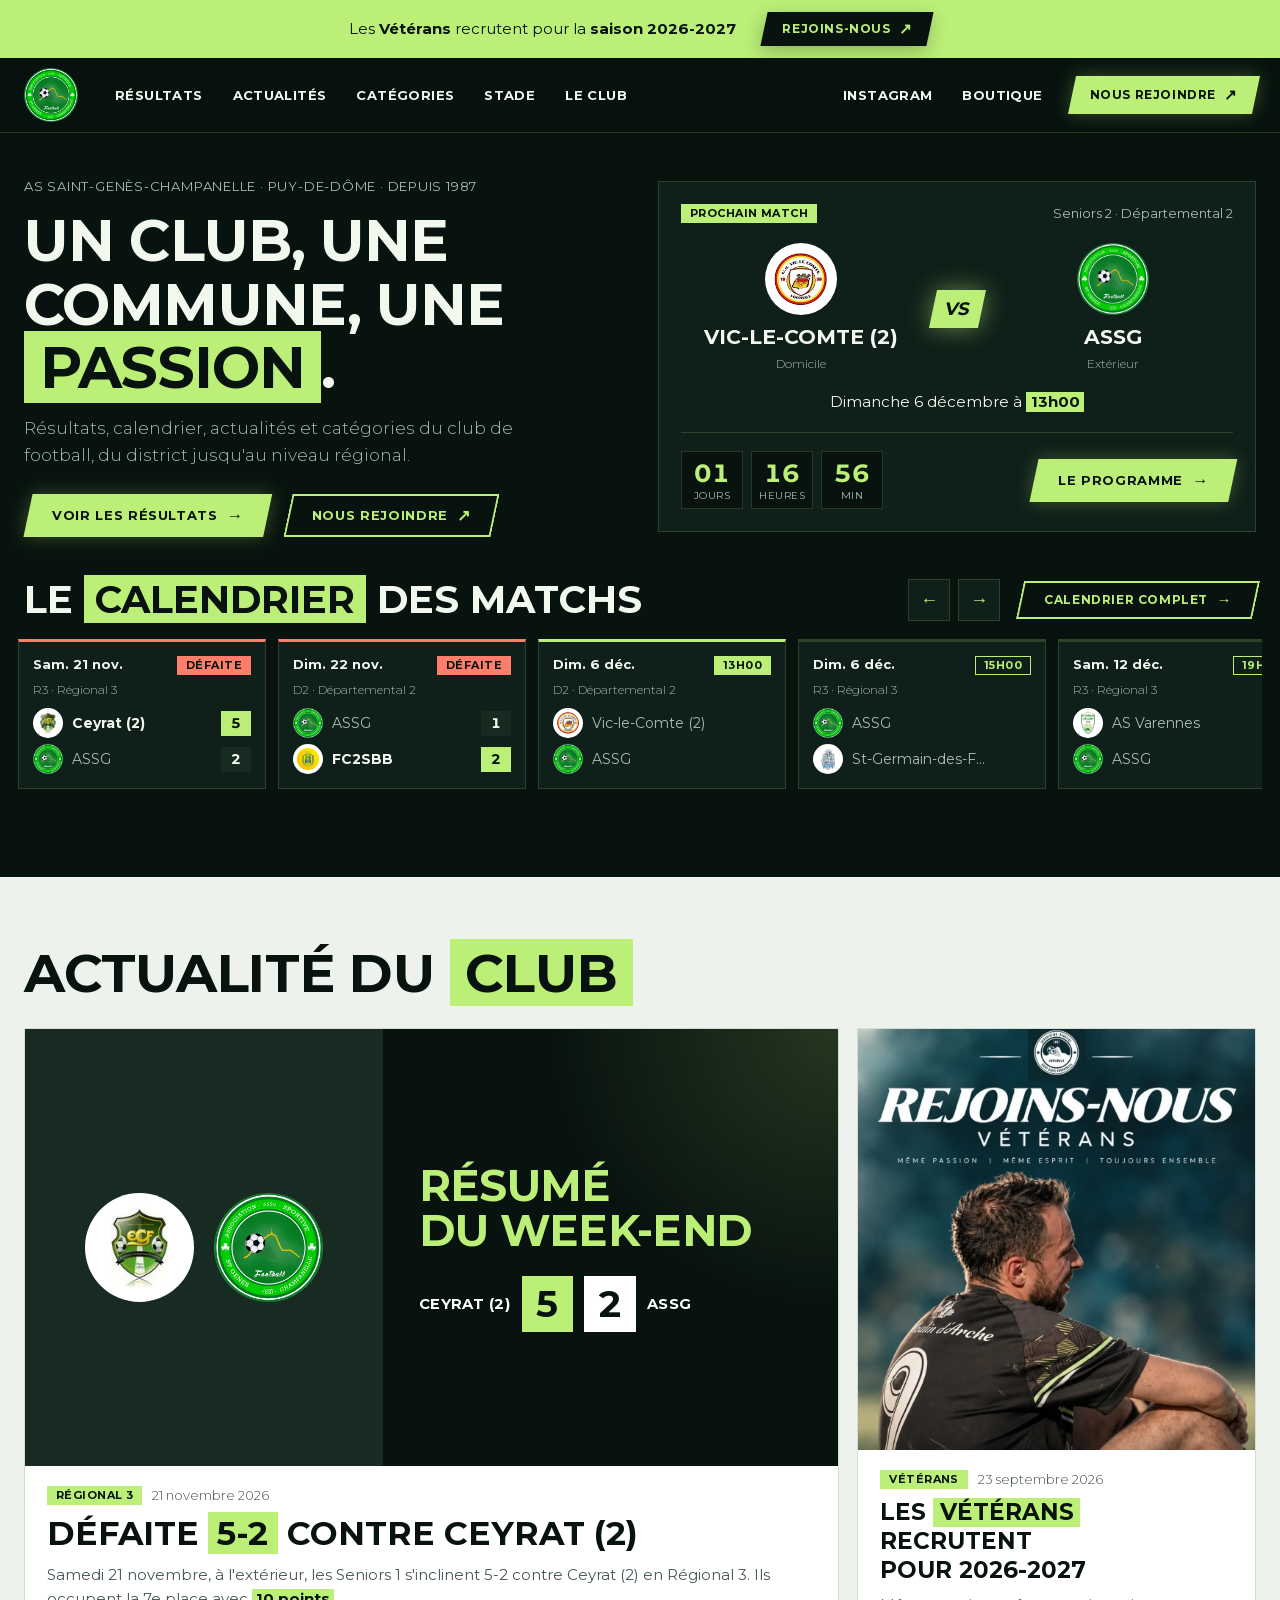
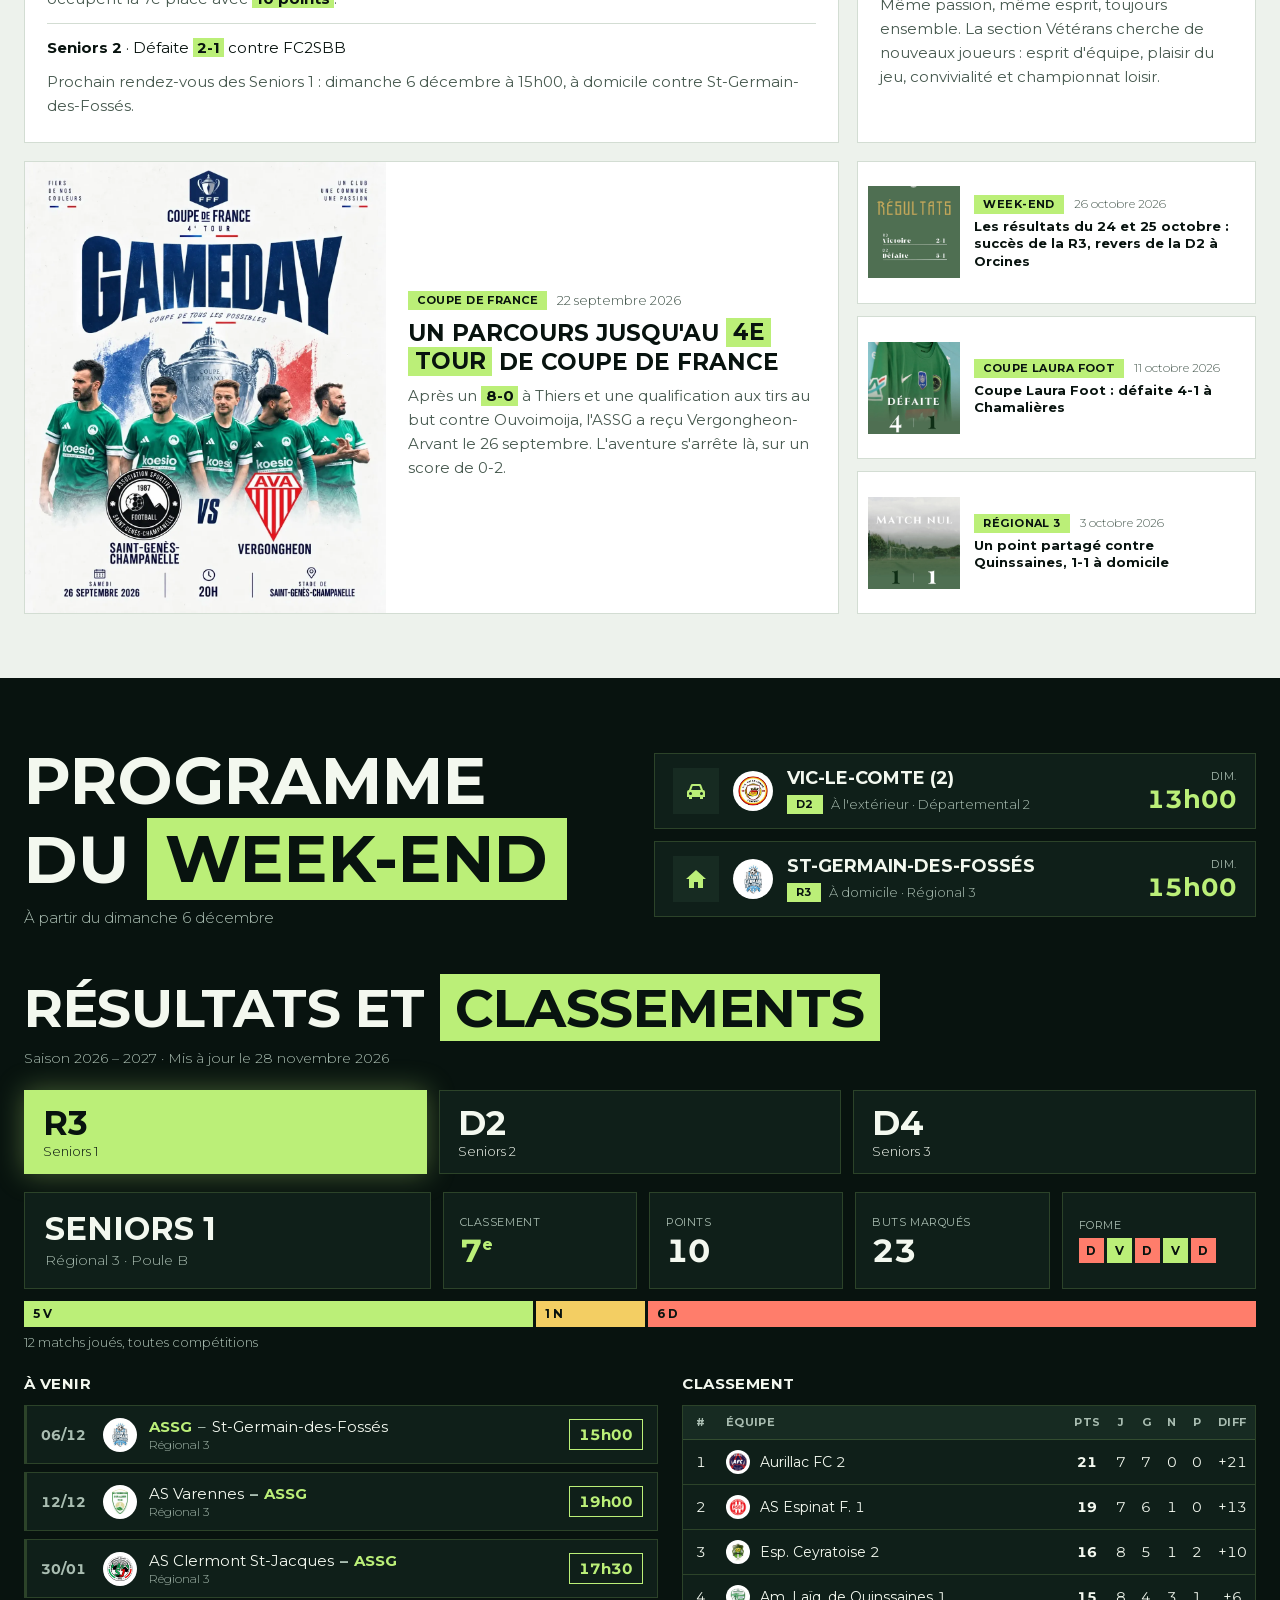
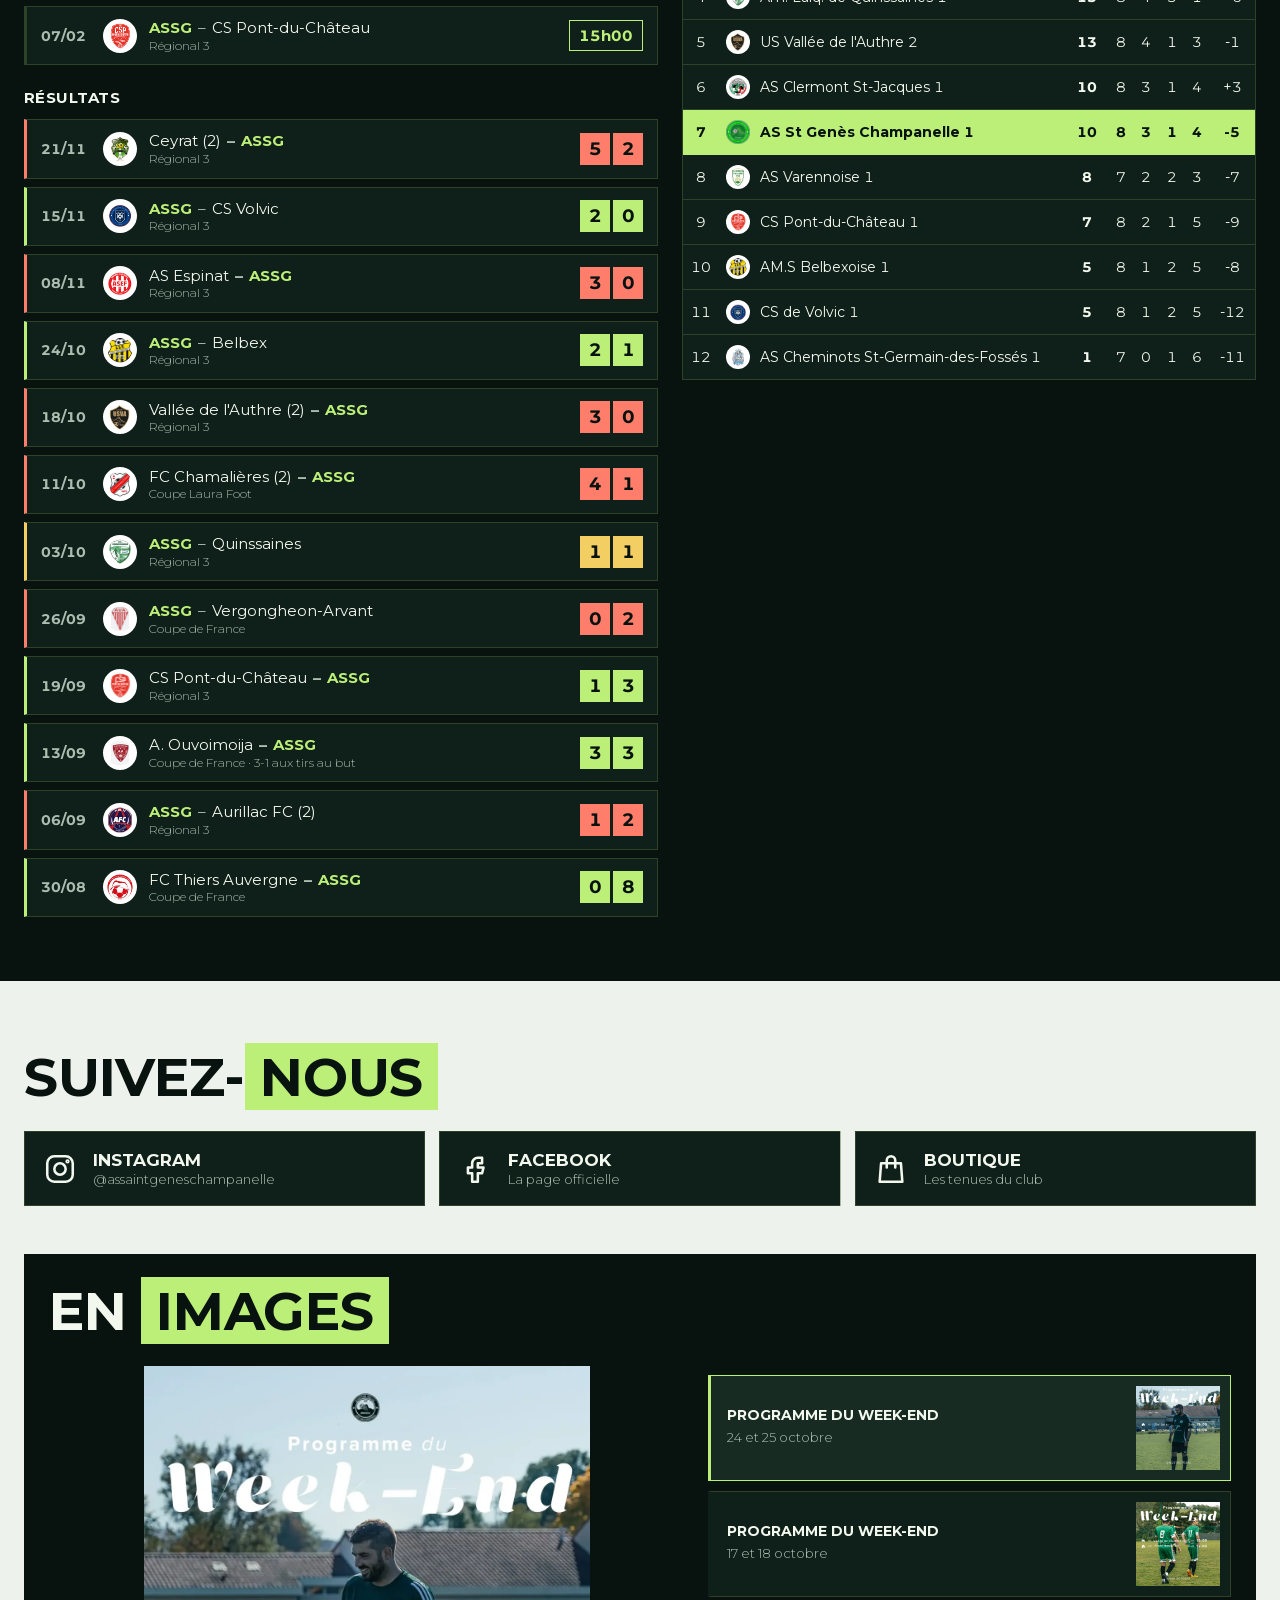
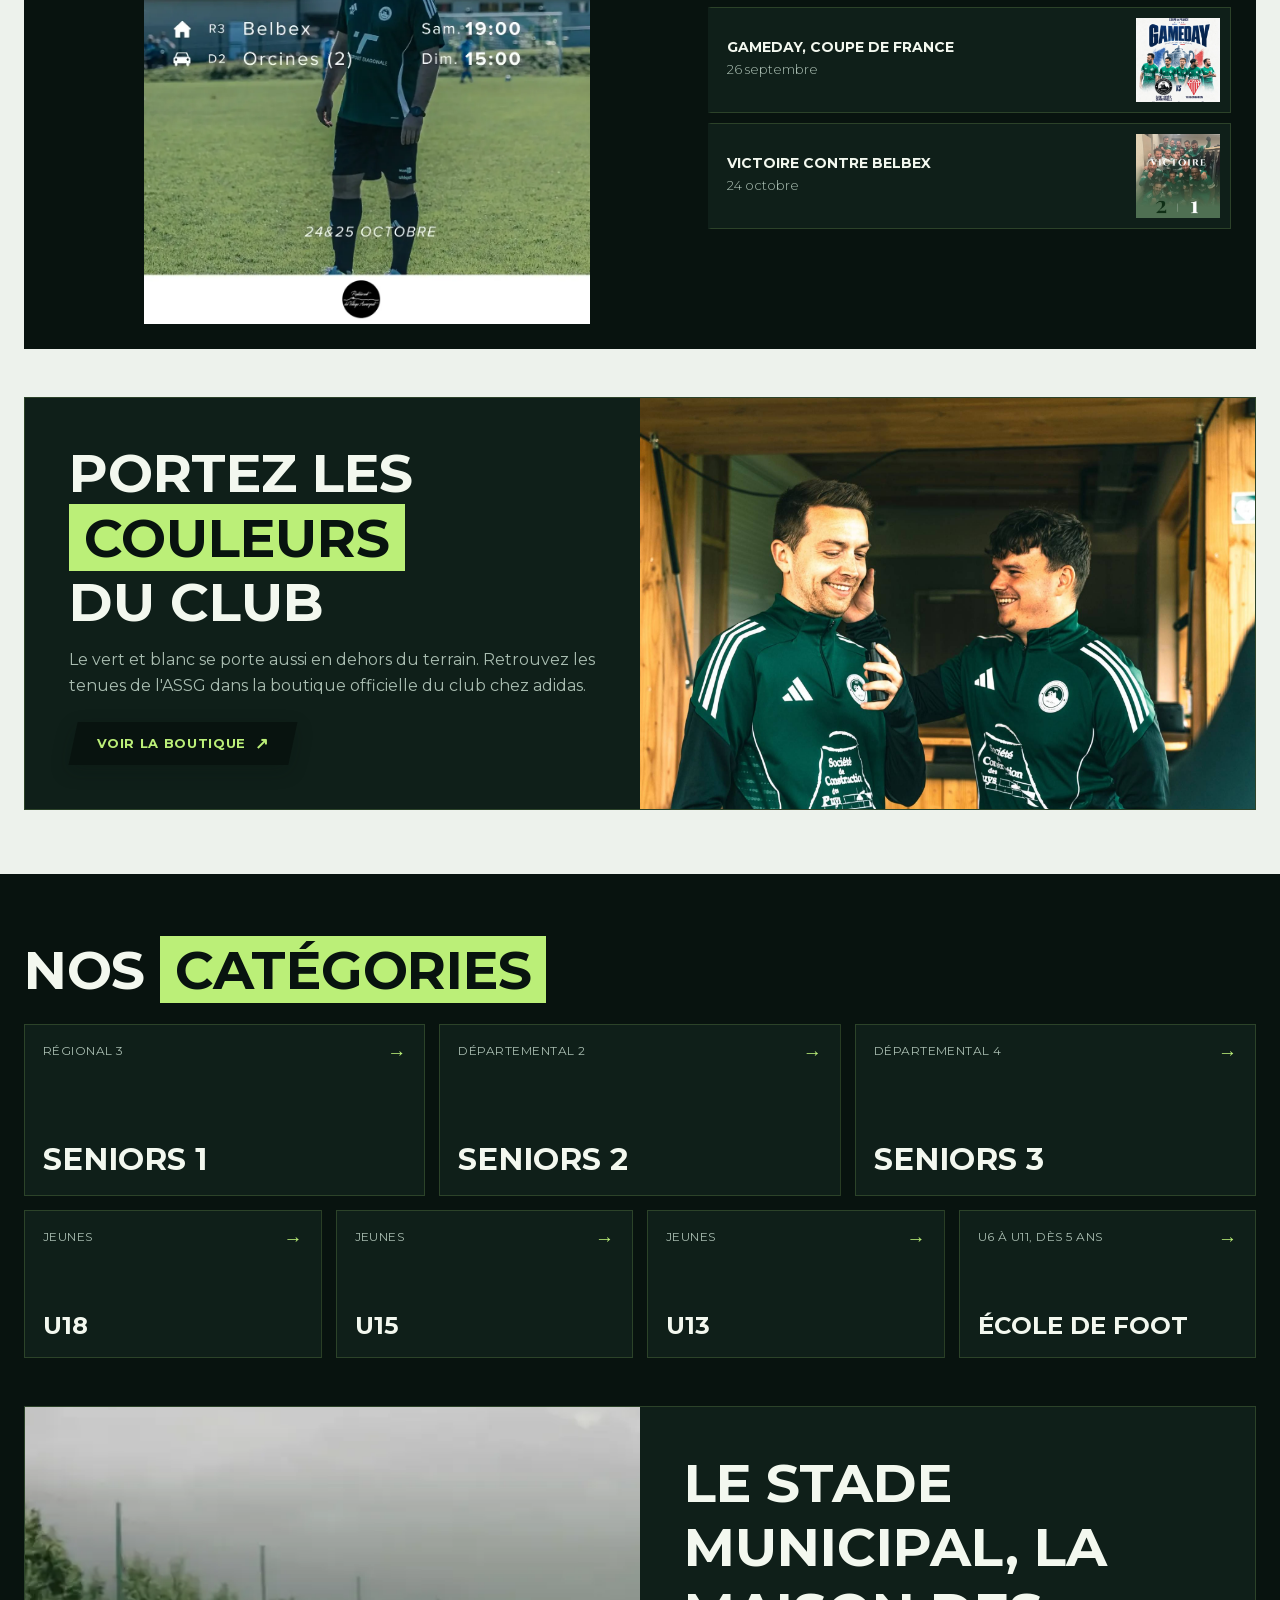
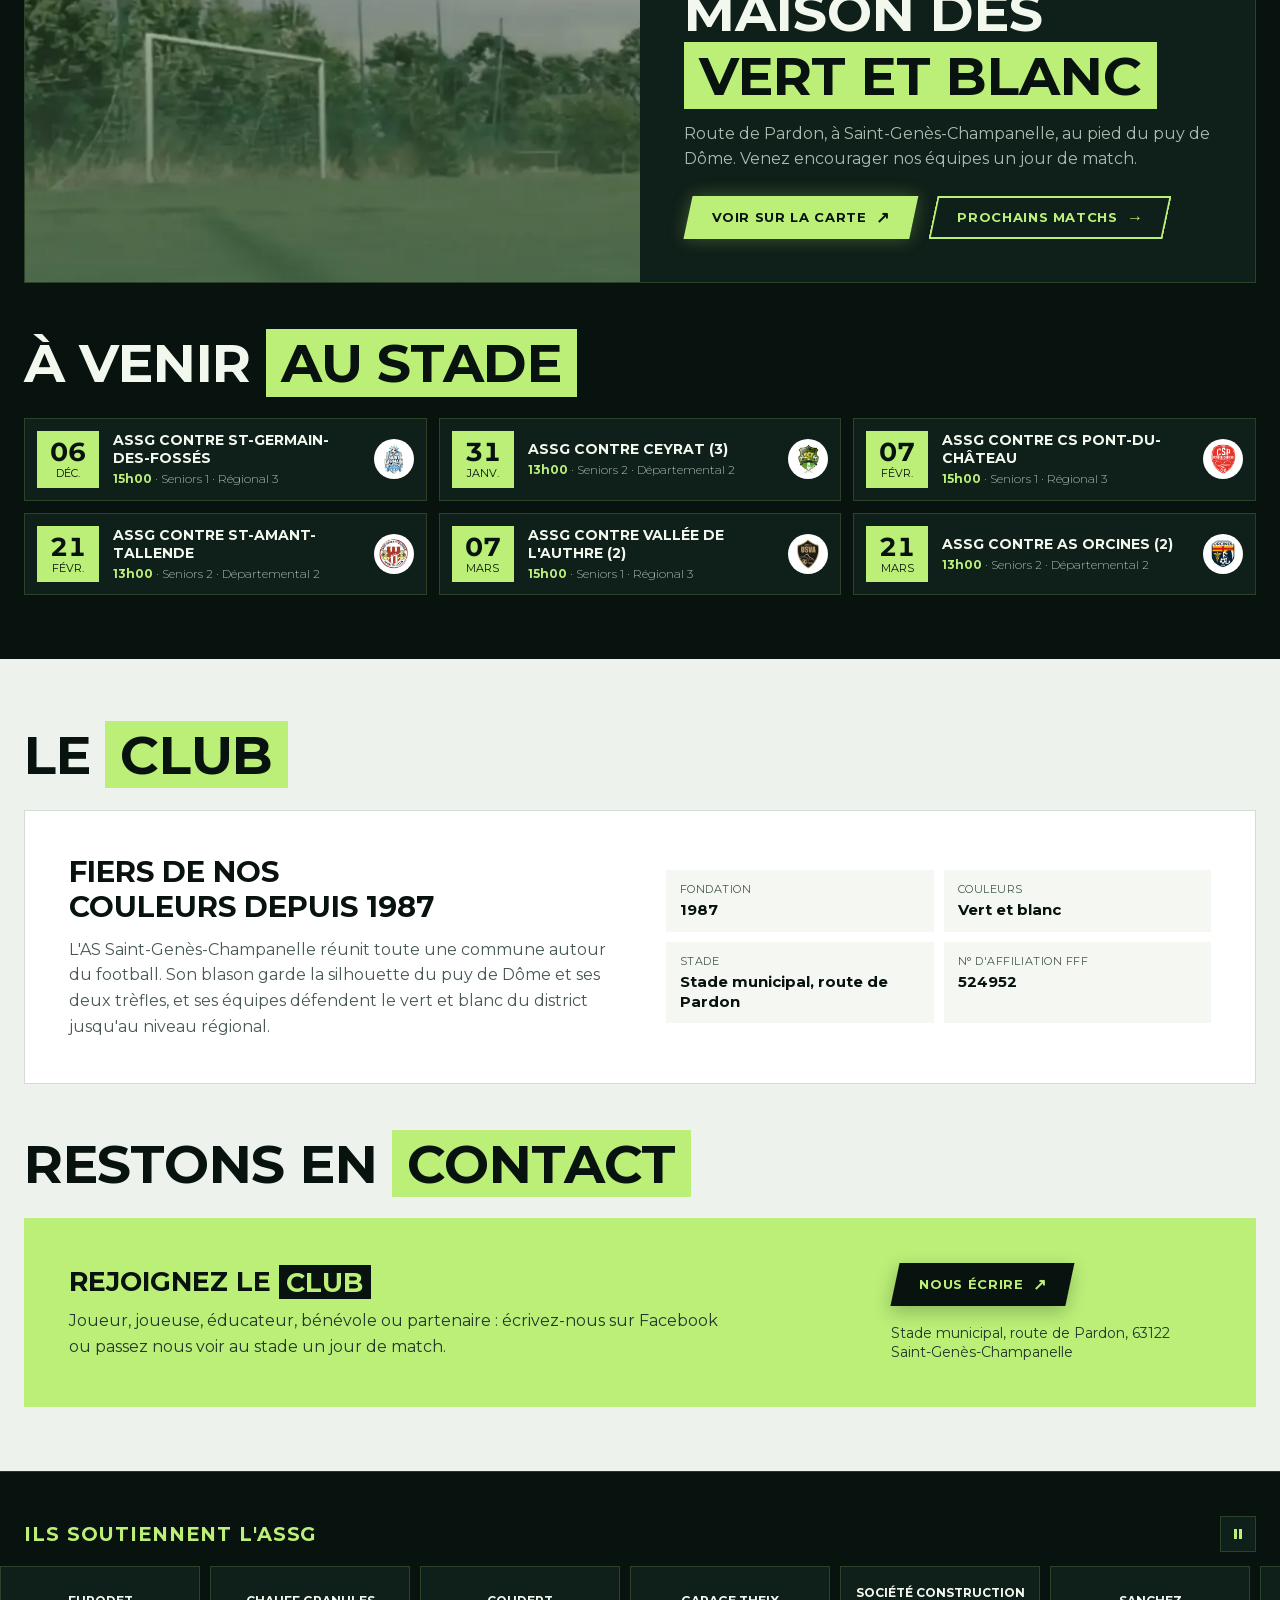
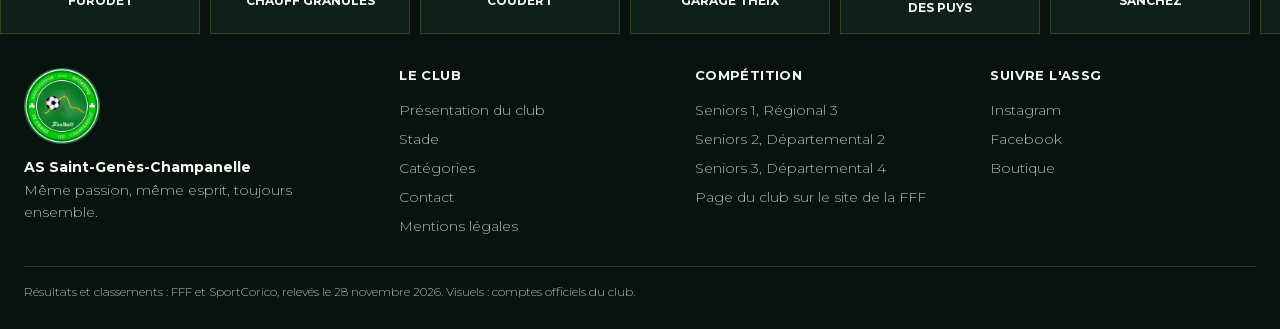
<file: index.html>
<!doctype html>
<html lang="fr">
<head>
<meta charset="utf-8">
<meta name="viewport" content="width=device-width, initial-scale=1, viewport-fit=cover">
<title>AS Saint-Genès-Champanelle</title>
<meta name="description" content="Site du club de football de l'AS Saint-Genès-Champanelle (Puy-de-Dôme) : résultats, classements, actualités, agenda et catégories.">
<link rel="icon" href="assets/logo.png">
<link rel="canonical" href="https://assaintgeneschampanelle.fr/">
<meta property="og:type" content="website">
<meta property="og:site_name" content="AS Saint-Genès-Champanelle">
<meta property="og:title" content="AS Saint-Genès-Champanelle">
<meta property="og:description" content="Résultats, calendrier, actualités et catégories du club de football du Puy-de-Dôme.">
<meta property="og:url" content="https://assaintgeneschampanelle.fr/">
<meta property="og:image" content="https://assaintgeneschampanelle.fr/assets/boutique-tenues.jpg">
<link rel="stylesheet" href="css/style.css">
</head>
<body>

<a class="saut" href="#resultats">Aller aux résultats</a>

<aside class="alerte" aria-label="Annonce">
  <div class="wrap alerte-in">
    <p>Les <strong>Vétérans</strong> recrutent pour la <strong class="nb">saison 2026-2027</strong></p>
    <a class="btn" data-lien="facebook" target="_blank" rel="noopener">Rejoins-nous</a>
  </div>
</aside>

<header class="top">
  <div class="wrap top-in">
    <a class="marque" href="#accueil" aria-label="AS Saint-Genès-Champanelle, accueil">
      <img src="assets/logo.png" alt="" width="54" height="54">
    </a>
    <button id="burger" class="burger" aria-expanded="false" aria-controls="nav">Menu</button>
    <nav id="nav" class="nav sombre" aria-label="Navigation principale">
      <div class="nav-g">
        <a href="#resultats">Résultats</a>
        <a href="#actualites">Actualités</a>
        <a href="#categories">Catégories</a>
        <a href="#stade">Stade</a>
        <a href="#club">Le club</a>
      </div>
      <div class="nav-d">
        <a data-lien="instagram" target="_blank" rel="noopener">Instagram</a>
        <a data-lien="boutique" target="_blank" rel="noopener">Boutique</a>
        <a class="btn" data-lien="facebook" target="_blank" rel="noopener">Nous rejoindre</a>
      </div>
    </nav>
  </div>
</header>

<main id="accueil">

  <section class="band sombre hero" aria-label="Le club, prochain match et calendrier">
    <div class="wrap">
      <div class="hero-grid">
        <div>
          <p class="kicker">AS Saint-Genès-Champanelle · Puy-de-Dôme · Depuis 1987</p>
          <h1>Un club, une commune, une <mark>passion</mark>.</h1>
          <p class="hero-sous">Résultats, calendrier, actualités et catégories du club de football, du district jusqu'au niveau régional.</p>
          <div class="btns">
            <a class="btn" href="#resultats">Voir les résultats</a>
            <a class="btn btn-ligne" data-lien="facebook" target="_blank" rel="noopener">Nous rejoindre</a>
          </div>
        </div>
        <div id="next" class="next tuile-pleine"></div>
      </div>

      <div class="sb-tete">
        <h2>Le <mark>calendrier</mark> des matchs</h2>
        <div class="sb-ctrl">
          <button type="button" class="fleche" id="sb-prec" aria-label="Matchs précédents">←</button>
          <button type="button" class="fleche" id="sb-suiv" aria-label="Matchs suivants">→</button>
          <a class="btn btn-ligne" href="#resultats">Calendrier complet</a>
        </div>
      </div>
      <ul id="scoreboard" class="scoreboard" tabindex="0" aria-label="Scores et prochains matchs, faites défiler horizontalement"></ul>
    </div>
  </section>

  <section id="actualites" class="band clair" aria-labelledby="t-act">
    <div class="wrap">
      <div class="tete"><h2 id="t-act">Actualité du <mark>club</mark></h2></div>
      <div class="lede">
        <article id="lede-une" class="lede-une card"></article>
        <article id="lede-rail" class="lede-rail card"></article>
        <article id="lede-moyen" class="lede-moyen card"></article>
        <ul id="lede-liste" class="lede-liste"></ul>
      </div>
    </div>
  </section>

  <section class="band sombre">
    <div class="wrap">
      <div id="prog-section" class="bloc prog-grid">
        <h2>Programme du <mark class="nb">week-end</mark> <span id="wk-date" class="wk-date"></span></h2>
        <ul id="programme" class="programme"></ul>
      </div>

      <div id="resultats" class="bloc">
        <div class="tete">
          <h2>Résultats et <mark>classements</mark></h2>
          <p>Saison 2026 – 2027 · Mis à jour le <span data-maj></span></p>
        </div>
        <div id="onglets" class="onglets" role="tablist" aria-label="Choisir une équipe"></div>
        <div id="equipe-panel" class="panel" role="tabpanel"></div>
      </div>
    </div>
  </section>

  <section class="band clair">
    <div class="wrap">
      <div class="bloc">
        <div class="tete"><h2>Suivez-<mark>nous</mark></h2></div>
        <div class="reseaux sombre">
          <a class="tuile-pleine" data-lien="instagram" target="_blank" rel="noopener">
            <svg viewBox="0 0 24 24" aria-hidden="true"><rect x="3" y="3" width="18" height="18" rx="5"/><circle cx="12" cy="12" r="4"/><circle cx="17.3" cy="6.7" r=".6"/></svg>
            <div><b>Instagram</b><span>@assaintgeneschampanelle</span></div>
          </a>
          <a class="tuile-pleine" data-lien="facebook" target="_blank" rel="noopener">
            <svg viewBox="0 0 24 24" aria-hidden="true"><path d="M14 8h3V4h-3a4 4 0 0 0-4 4v3H7v4h3v6h4v-6h3l1-4h-4V8z"/></svg>
            <div><b>Facebook</b><span>La page officielle</span></div>
          </a>
          <a class="tuile-pleine" data-lien="boutique" target="_blank" rel="noopener">
            <svg viewBox="0 0 24 24" aria-hidden="true"><path d="M5 8h14l1 13H4L5 8z"/><path d="M9 11V6a3 3 0 0 1 6 0v5"/></svg>
            <div><b>Boutique</b><span>Les tenues du club</span></div>
          </a>
        </div>
      </div>

      <div class="bloc">
        <div class="galerie sombre">
          <div class="gal-grand">
            <div class="tete"><h2 id="t-img">En <mark>images</mark></h2></div>
            <a id="gal-lien" target="_blank" rel="noopener"><img id="gal-img" src="assets/weekend-24-25-oct.webp" alt=""></a>
          </div>
          <ul id="gal-liste" class="gal-liste"></ul>
        </div>
      </div>

      <div class="bloc split card sombre">
        <div class="split-txt">
          <h2>Portez les <mark>couleurs</mark> du club</h2>
          <p>Le vert et blanc se porte aussi en dehors du terrain. Retrouvez les tenues de l'ASSG dans la boutique officielle du club chez adidas.</p>
          <div class="btns">
            <a class="btn" data-lien="boutique" target="_blank" rel="noopener">Voir la boutique</a>
          </div>
        </div>
        <div class="split-media"><img class="split-img crop-tenues" src="assets/boutique-tenues.jpg" alt="Deux membres de l'ASSG souriants, en haut d'entraînement vert du club" loading="lazy"></div>
      </div>
    </div>
  </section>

  <section class="band sombre">
    <div class="wrap">
      <div id="categories" class="bloc">
        <div class="tete"><h2>Nos <mark>catégories</mark></h2></div>
        <div class="tuiles">
          <a class="tuile t3 tuile-pleine" href="#resultats" data-voir="s1"><span class="tuile-haut"><span class="tuile-niv">Régional 3</span><span class="tuile-fl">→</span></span><b>Seniors 1</b></a>
          <a class="tuile t3 tuile-pleine" href="#resultats" data-voir="s2"><span class="tuile-haut"><span class="tuile-niv">Départemental 2</span><span class="tuile-fl">→</span></span><b>Seniors 2</b></a>
          <a class="tuile t3 tuile-pleine" href="#resultats" data-voir="s3"><span class="tuile-haut"><span class="tuile-niv">Départemental 4</span><span class="tuile-fl">→</span></span><b>Seniors 3</b></a>
          <a class="tuile t4 tuile-pleine" data-lien="facebook" target="_blank" rel="noopener"><span class="tuile-haut"><span class="tuile-niv">Jeunes</span><span class="tuile-fl">→</span></span><b>U18</b></a>
          <a class="tuile t4 tuile-pleine" data-lien="facebook" target="_blank" rel="noopener"><span class="tuile-haut"><span class="tuile-niv">Jeunes</span><span class="tuile-fl">→</span></span><b>U15</b></a>
          <a class="tuile t4 tuile-pleine" data-lien="facebook" target="_blank" rel="noopener"><span class="tuile-haut"><span class="tuile-niv">Jeunes</span><span class="tuile-fl">→</span></span><b>U13</b></a>
          <a class="tuile t4 tuile-pleine" data-lien="facebook" target="_blank" rel="noopener"><span class="tuile-haut"><span class="tuile-niv">U6 à U11, dès 5 ans</span><span class="tuile-fl">→</span></span><b>École de foot</b></a>
        </div>
      </div>

      <div id="stade" class="bloc split split-inv card">
        <div class="split-media"><img class="split-img crop-terrain" src="assets/nul-quinssaines.webp" alt="Le terrain du stade municipal et ses buts, sous un ciel gris" loading="lazy"></div>
        <div class="split-txt">
          <h2>Le stade municipal, la maison des <mark>Vert et Blanc</mark></h2>
          <p>Route de Pardon, à Saint-Genès-Champanelle, au pied du puy de Dôme. Venez encourager nos équipes un jour de match.</p>
          <div class="btns">
            <a class="btn" data-lien="carte" target="_blank" rel="noopener">Voir sur la carte</a>
            <a class="btn btn-ligne" href="#agenda-section">Prochains matchs</a>
          </div>
        </div>
      </div>

      <div id="agenda-section" class="bloc">
        <div class="tete"><h2>À venir <mark>au stade</mark></h2></div>
        <ul id="agenda" class="agenda"></ul>
      </div>
    </div>
  </section>

  <section class="band clair">
    <div class="wrap">
      <div id="club" class="bloc">
        <div class="tete"><h2>Le <mark>club</mark></h2></div>
        <div class="club-txt card">
          <div>
            <h3>Fiers de nos couleurs depuis 1987</h3>
            <p>L'AS Saint-Genès-Champanelle réunit toute une commune autour du football. Son blason garde la silhouette du puy de Dôme et ses deux trèfles, et ses équipes défendent le vert et blanc du district jusqu'au niveau régional.</p>
          </div>
          <dl class="fiche">
            <div><dt>Fondation</dt><dd>1987</dd></div>
            <div><dt>Couleurs</dt><dd>Vert et blanc</dd></div>
            <div><dt>Stade</dt><dd>Stade municipal, route de Pardon</dd></div>
            <div><dt>N° d'affiliation FFF</dt><dd>524952</dd></div>
          </dl>
        </div>
      </div>

      <div id="contact" class="bloc">
        <div class="tete"><h2>Restons en <mark>contact</mark></h2></div>
        <div class="carte carte-lime card clair">
          <div>
            <h3>Rejoignez le <mark>club</mark></h3>
            <p>Joueur, joueuse, éducateur, bénévole ou partenaire : écrivez-nous sur Facebook ou passez nous voir au stade un jour de match.</p>
          </div>
          <div class="carte-action">
            <a class="btn" data-lien="facebook" target="_blank" rel="noopener">Nous écrire</a>
            <address>Stade municipal, route de Pardon, 63122 Saint-Genès-Champanelle</address>
          </div>
        </div>
      </div>
    </div>
  </section>

</main>

<footer class="pied sombre">
  <div class="pied-part">
    <div class="wrap part-tete">
      <h2>Ils soutiennent l'ASSG</h2>
      <button type="button" class="fleche" id="part-pause" aria-pressed="false" aria-label="Mettre le défilement en pause">
        <svg viewBox="0 0 12 12" aria-hidden="true"><path class="ic-pause" d="M2 1h3v10H2zM7 1h3v10H7z"/><path class="ic-lecture" d="M3 1l8 5-8 5z"/></svg>
      </button>
    </div>
    <div class="defile" id="defile">
      <ul id="partenaires" class="partenaires"></ul>
    </div>
  </div>
  <div class="wrap">
    <div class="pied-nav">
      <div class="pied-marque">
        <img src="assets/logo.png" alt="Blason de l'AS Saint-Genès-Champanelle" width="76" height="76" loading="lazy">
        <p><b>AS Saint-Genès-Champanelle</b><br>Même passion, même esprit, toujours ensemble.</p>
      </div>
      <nav aria-label="Le club">
        <h3>Le club</h3>
        <a href="#club">Présentation du club</a>
        <a href="#stade">Stade</a>
        <a href="#categories">Catégories</a>
        <a data-lien="facebook" target="_blank" rel="noopener">Contact</a>
        <a href="mentions-legales.html">Mentions légales</a>
      </nav>
      <nav aria-label="Compétition">
        <h3>Compétition</h3>
        <a href="#resultats" data-voir="s1">Seniors 1, Régional 3</a>
        <a href="#resultats" data-voir="s2">Seniors 2, Départemental 2</a>
        <a href="#resultats" data-voir="s3">Seniors 3, Départemental 4</a>
        <a data-lien="fff" target="_blank" rel="noopener">Page du club sur le site de la FFF</a>
      </nav>
      <nav aria-label="Réseaux du club">
        <h3>Suivre l'ASSG</h3>
        <a data-lien="instagram" target="_blank" rel="noopener">Instagram</a>
        <a data-lien="facebook" target="_blank" rel="noopener">Facebook</a>
        <a data-lien="boutique" target="_blank" rel="noopener">Boutique</a>
      </nav>
    </div>
    <p class="pied-src">Résultats et classements : FFF et SportCorico, relevés le <span data-maj></span>. Visuels : comptes officiels du club.</p>
  </div>
</footer>

<script src="js/data.js"></script>
<script src="js/resultats.js"></script>
<script src="js/actus-insta.js"></script>
<script src="js/app.js"></script>
</body>
</html>
</file>
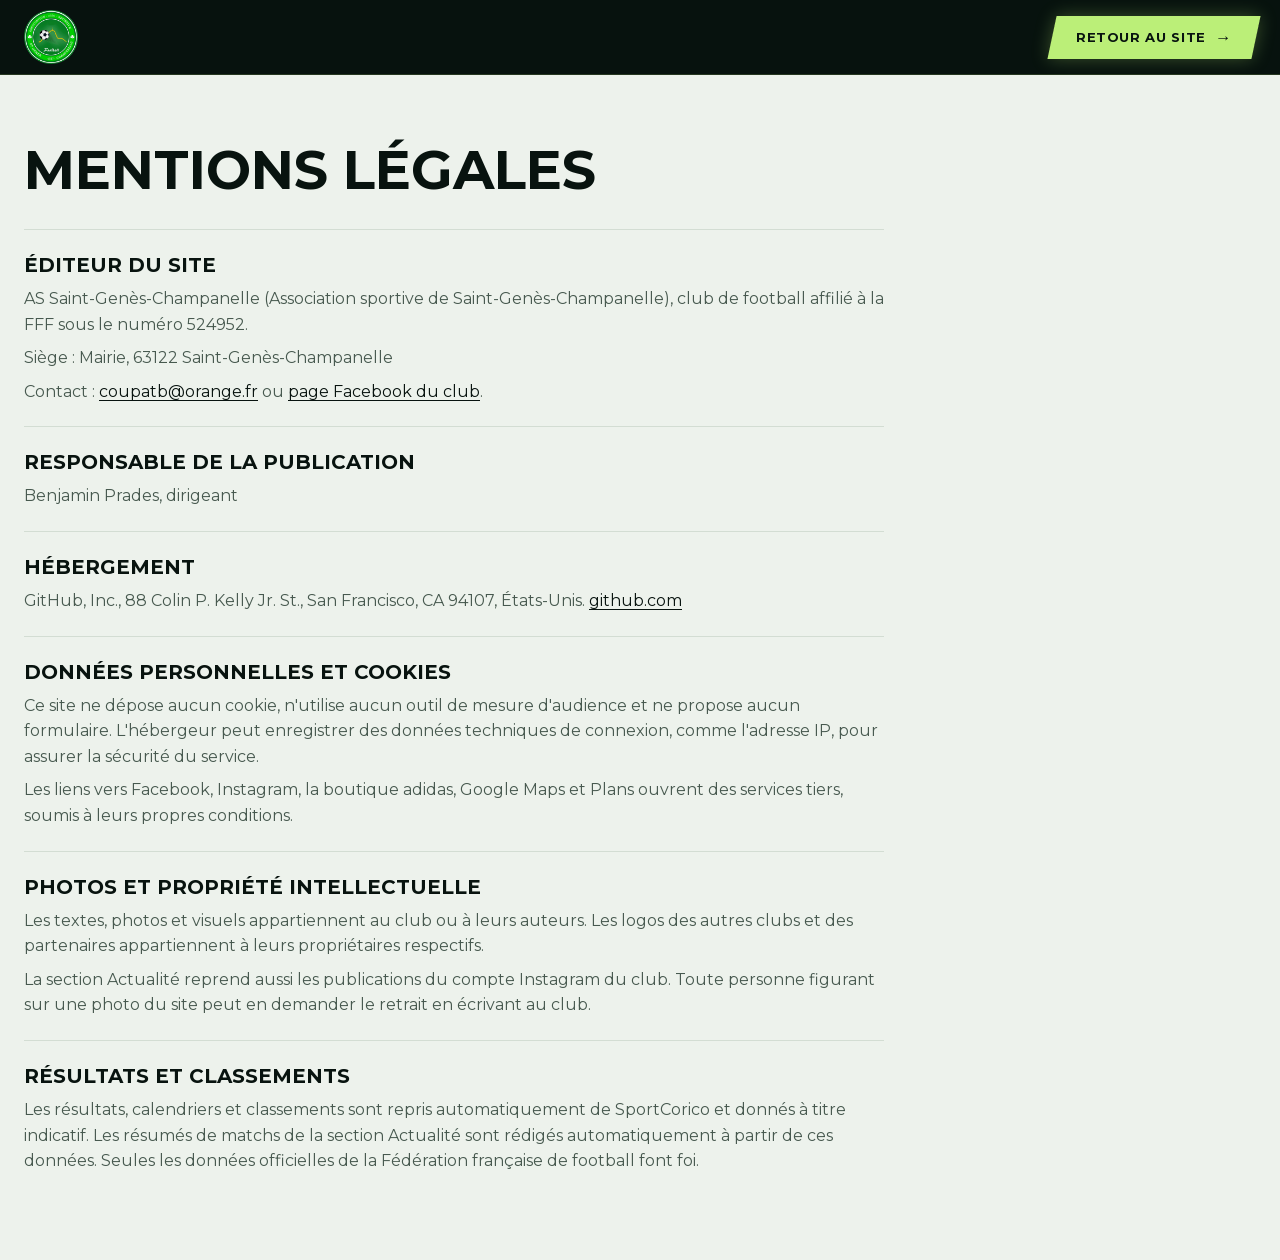
<file: mentions-legales.html>
<!doctype html>
<html lang="fr">
<head>
<meta charset="utf-8">
<meta name="viewport" content="width=device-width, initial-scale=1, viewport-fit=cover">
<title>Mentions légales | AS Saint-Genès-Champanelle</title>
<meta name="robots" content="noindex">
<link rel="icon" href="assets/logo.png">
<link rel="stylesheet" href="css/style.css">
</head>
<body>

<header class="top">
  <div class="wrap legal-top">
    <a class="marque" href="index.html" aria-label="AS Saint-Genès-Champanelle, accueil">
      <img src="assets/logo.png" alt="" width="54" height="54">
    </a>
    <a class="btn" href="index.html">Retour au site</a>
  </div>
</header>

<main class="band clair">
  <div class="wrap">
    <div class="legal">
      <h1>Mentions légales</h1>

      <section>
        <h2>Éditeur du site</h2>
        <p>AS Saint-Genès-Champanelle (Association sportive de Saint-Genès-Champanelle), club de football affilié à la FFF sous le numéro 524952.</p>
        <p>Siège : Mairie, 63122 Saint-Genès-Champanelle</p>
        <p>Contact : <a href="mailto:coupatb@orange.fr">coupatb@orange.fr</a> ou <a href="https://www.facebook.com/ASSAINTGENESCHAMPANELLE" target="_blank" rel="noopener">page Facebook du club</a>.</p>
      </section>

      <section>
        <h2>Responsable de la publication</h2>
        <p>Benjamin Prades, dirigeant</p>
      </section>

      <section>
        <h2>Hébergement</h2>
        <p>GitHub, Inc., 88 Colin P. Kelly Jr. St., San Francisco, CA 94107, États-Unis. <a href="https://github.com" target="_blank" rel="noopener">github.com</a></p>
      </section>

      <section>
        <h2>Données personnelles et cookies</h2>
        <p>Ce site ne dépose aucun cookie, n'utilise aucun outil de mesure d'audience et ne propose aucun formulaire. L'hébergeur peut enregistrer des données techniques de connexion, comme l'adresse IP, pour assurer la sécurité du service.</p>
        <p>Les liens vers Facebook, Instagram, la boutique adidas, Google Maps et Plans ouvrent des services tiers, soumis à leurs propres conditions.</p>
      </section>

      <section>
        <h2>Photos et propriété intellectuelle</h2>
        <p>Les textes, photos et visuels appartiennent au club ou à leurs auteurs. Les logos des autres clubs et des partenaires appartiennent à leurs propriétaires respectifs.</p>
        <p>La section Actualité reprend aussi les publications du compte Instagram du club. Toute personne figurant sur une photo du site peut en demander le retrait en écrivant au club.</p>
      </section>

      <section>
        <h2>Résultats et classements</h2>
        <p>Les résultats, calendriers et classements sont repris automatiquement de SportCorico et donnés à titre indicatif. Les résumés de matchs de la section Actualité sont rédigés automatiquement à partir de ces données. Seules les données officielles de la Fédération française de football font foi.</p>
      </section>
    </div>
  </div>
</main>

</body>
</html>
</file>
<file: css/style.css>
/* Direction : interface de type esport, faite de cards et de tuiles.
   Fond #08130F en alternance avec des bandes claires, surbrillance #BBEF78.
   Montserrat Bold pour les titres et les données, Regular et Light pour les textes.
   Aucune animation automatique : tous les effets se déclenchent au passage de la souris. */
@font-face { font-family: "Montserrat"; font-style: normal; font-weight: 100 900; font-display: swap; src: url("../assets/fonts/montserrat-latin-ext.woff2") format("woff2"); unicode-range: U+0100-02BA, U+02BD-02C5, U+02C7-02CC, U+02CE-02D7, U+02DD-02FF, U+0304, U+0308, U+0329, U+1D00-1DBF, U+1E00-1E9F, U+1EF2-1EFF, U+2020, U+20A0-20AB, U+20AD-20C4, U+2113, U+2C60-2C7F, U+A720-A7FF; }
@font-face { font-family: "Montserrat"; font-style: normal; font-weight: 100 900; font-display: swap; src: url("../assets/fonts/montserrat-latin.woff2") format("woff2"); unicode-range: U+0000-00FF, U+0131, U+0152-0153, U+02BB-02BC, U+02C6, U+02DA, U+02DC, U+0304, U+0308, U+0329, U+2000-206F, U+20AC, U+2122, U+2191, U+2193, U+2212, U+2215, U+FEFF, U+FFFD; }

:root {
  --noir: #08130F;
  --noir-2: #0F1F19;
  --noir-3: #172B22;
  --lime: #BBEF78;
  --lime-rgb: 187, 239, 120;
  --rouge: #FF7D6B;
  --ambre: #F3CE63;
  --craie: #EDF2EC;
  --blanc: #FFFFFF;
  --contour: #000000;
  --halo: 0 0 0 transparent;
  --f: "Montserrat", "Helvetica Neue", Arial, sans-serif;
  color-scheme: light;
}

/* Chaque bande ou card choisit son univers : les composants ne lisent que ces variables */
.sombre {
  --surface: var(--noir-2);
  --surface-2: var(--noir-3);
  --bord: rgba(var(--lime-rgb), .17);
  --txt: #F3F8EF;
  --doux: #A9BDB1;
  --ombre: rgba(0, 0, 0, .55);
  --spot: rgba(255, 255, 255, .07);
  --vif: var(--lime);
  color: var(--txt);
}
.clair {
  --surface: var(--blanc);
  --surface-2: #F4F7F2;
  --bord: #D3DDD3;
  --txt: var(--noir);
  --doux: #47594F;
  --ombre: rgba(8, 19, 15, .18);
  --spot: rgba(255, 255, 255, .3);
  --vif: var(--noir);
  color: var(--txt);
}
/* Cards posées sur un fond vert foncé : contour, équerres et lueur lime au survol */
.band.sombre, .pied.sombre, .galerie.sombre {
  --contour: var(--lime);
  --spot: rgba(var(--lime-rgb), .15);
  --halo: 0 0 30px rgba(var(--lime-rgb), .22);
}

* { box-sizing: border-box; }
html { scroll-behavior: smooth; scroll-padding-top: 92px; }
body { margin: 0; background: var(--noir); color: var(--blanc); font: 400 16px/1.6 var(--f); overflow-x: hidden; -webkit-font-smoothing: antialiased; }
img { max-width: 100%; display: block; height: auto; }
ul, ol { list-style: none; margin: 0; padding: 0; }
h1, h2, h3, h4, p, dl, dd, figure { margin: 0; }
a { color: inherit; }
button { font: inherit; color: inherit; }
:focus-visible { outline: 3px solid var(--lime); outline-offset: 3px; }

.wrap { max-width: 1320px; margin-inline: auto; padding-left: max(24px, env(safe-area-inset-left, 0px)); padding-right: max(24px, env(safe-area-inset-right, 0px)); }
.saut { position: absolute; left: -999px; }
.saut:focus { left: 12px; top: 12px; z-index: 50; background: var(--lime); color: var(--noir); padding: 8px 12px; }
.nb { white-space: nowrap; }

/* Mot-clé en surbrillance */
mark { background: var(--lime); color: var(--noir); padding: .02em .28em; font-weight: 700; -webkit-box-decoration-break: clone; box-decoration-break: clone; }

/* Bandes */
.band { padding-block: 64px; }
.band.sombre { background: var(--noir); }
.band.clair { background: var(--craie); }
.bloc + .bloc { margin-top: 48px; }

.tete { display: flex; justify-content: space-between; align-items: flex-end; flex-wrap: wrap; gap: 8px 20px; margin-bottom: 22px; }
.tete h2 { font: 700 clamp(37.5px, 4.2vw, 54px)/1.2 var(--f); text-transform: uppercase; letter-spacing: -.005em; text-wrap: balance; }
.tete p { font: 300 14px/1.4 var(--f); color: var(--doux); }

/* ===== Boutons ===== */
.btn {
  position: relative; isolation: isolate; display: inline-flex; align-items: center; gap: .7em;
  padding: 15px 24px; border: 0; background: none; cursor: pointer;
  font: 700 13px/1 var(--f); text-transform: uppercase; letter-spacing: .05em; text-decoration: none; white-space: nowrap;
  color: var(--noir); transition: translate .2s ease, color .25s ease;
}
.btn::before {
  content: ""; position: absolute; inset: 0; z-index: -1; transform: skewX(-12deg);
  background: linear-gradient(105deg, var(--lime) 40%, #F4FFE4 50%, var(--lime) 60%);
  background-size: 280% 100%; background-position: 100% 0;
  box-shadow: 0 0 18px rgba(var(--lime-rgb), .28);
  transition: background-position .6s ease, box-shadow .25s ease;
}
.btn::after { content: "→"; font-size: 1.25em; line-height: .8; transition: translate .2s ease; }
.btn[data-lien]::after { content: "↗"; }
.btn:hover { translate: 0 -2px; }
.btn:hover::before { background-position: 0 0; box-shadow: 0 0 34px rgba(var(--lime-rgb), .75), 0 8px 24px rgba(var(--lime-rgb), .25); }
.btn:hover::after { translate: 4px 0; }
.btn:active { translate: 0 1px; }

/* Bouton contour */
.btn-ligne { color: var(--lime); }
.btn-ligne::before {
  background: linear-gradient(90deg, var(--lime) 50%, transparent 50%);
  background-size: 230% 100%; background-position: 100% 0;
  box-shadow: inset 0 0 0 2px var(--lime);
  transition: background-position .35s ease, box-shadow .25s ease;
}
.btn-ligne:hover { color: var(--noir); }
.btn-ligne:hover::before { box-shadow: inset 0 0 0 2px var(--lime), 0 0 30px rgba(var(--lime-rgb), .6); }

/* Boutons sur fond clair ou lime : sombres, ils se remplissent de lime au survol */
.clair .btn, .alerte .btn, .carte-lime .btn { color: var(--lime); }
.clair .btn::before, .alerte .btn::before, .carte-lime .btn::before {
  background: linear-gradient(90deg, var(--lime) 50%, var(--noir) 50%);
  background-size: 230% 100%; background-position: 100% 0;
  box-shadow: 0 6px 18px rgba(8, 19, 15, .25);
  transition: background-position .35s ease, box-shadow .25s ease;
}
.clair .btn:hover, .alerte .btn:hover, .carte-lime .btn:hover { color: var(--noir); }
.clair .btn:hover::before, .alerte .btn:hover::before { background-position: 0 0; box-shadow: 0 0 0 2px var(--noir), 0 10px 28px rgba(var(--lime-rgb), .8); }
.carte-lime .btn:hover::before { background-position: 0 0; box-shadow: 0 0 0 2px var(--noir), 0 10px 28px rgba(8, 19, 15, .35); }
.clair .btn-ligne { color: var(--noir); }
.clair .btn-ligne::before { background: linear-gradient(90deg, var(--lime) 50%, transparent 50%); background-size: 230% 100%; background-position: 100% 0; box-shadow: inset 0 0 0 2px var(--noir); }
.clair .btn-ligne:hover::before { box-shadow: inset 0 0 0 2px var(--noir), 0 10px 28px rgba(var(--lime-rgb), .8); }
.btns { display: flex; flex-wrap: wrap; gap: 14px 20px; margin-top: 24px; padding-inline: 4px; }

/* ===== Card : au survol, elle se soulève, ses bordures passent au noir et une lueur suit la souris, sans changer de couleur.
   Sur un fond vert foncé, le contour, les équerres et la lueur passent au lime. ===== */
.card {
  position: relative; overflow: hidden; background: var(--surface); border: 1px solid var(--bord);
  transition: translate .22s ease, border-color .22s ease, box-shadow .22s ease;
}
.card::before {
  content: ""; position: absolute; inset: 0; z-index: 2; pointer-events: none; opacity: 0;
  background: radial-gradient(280px circle at var(--mx, 50%) var(--my, 50%), var(--spot), transparent 72%);
  transition: opacity .25s ease;
}
.card::after {
  content: ""; position: absolute; inset: 6px; z-index: 3; pointer-events: none; opacity: 0;
  background:
    linear-gradient(var(--contour), var(--contour)) 0 0 / 16px 2px no-repeat,
    linear-gradient(var(--contour), var(--contour)) 0 0 / 2px 16px no-repeat,
    linear-gradient(var(--contour), var(--contour)) 100% 100% / 16px 2px no-repeat,
    linear-gradient(var(--contour), var(--contour)) 100% 100% / 2px 16px no-repeat;
  transform: scale(1.02); transition: opacity .2s ease, transform .2s ease;
}
.card.card:is(:hover, :focus-visible, :has(:focus-visible)) { translate: 0 -4px; border-color: var(--contour); box-shadow: 0 0 0 1px var(--contour), var(--halo), 0 16px 38px var(--ombre); }
.card:is(:hover, :focus-visible, :has(:focus-visible))::before { opacity: 1; }
.card:is(:hover, :focus-visible, :has(:focus-visible))::after { opacity: 1; transform: scale(1); }
.band.sombre .card img, .galerie.sombre .card img { transition: scale .45s ease; }
.band.sombre .card:hover img, .galerie.sombre .card:hover img { scale: 1.035; }

/* ===== Tuile de match, de catégorie ou de réseau : au survol, elle se remplit de lime
   en balayage et son contenu passe en sombre ===== */
.tuile-pleine {
  position: relative; text-decoration: none; color: var(--txt); border: 1px solid var(--bord);
  background: linear-gradient(115deg, var(--lime) 50%, var(--surface) 50%) no-repeat border-box;
  background-size: 340% 100%; background-position: 100% 0;
  transition: background-position .42s cubic-bezier(.2, .7, .2, 1), color .22s ease, translate .22s ease, box-shadow .22s ease, border-color .22s ease;
}
.tuile-pleine *:not(.btn) { transition: color .22s ease, background-color .22s ease, box-shadow .22s ease; }
.tuile-pleine:hover, .tuile-pleine:focus-visible {
  --txt: var(--noir); --doux: var(--noir); --vif: var(--noir); --bord: rgba(8, 19, 15, .25); --surface-2: rgba(8, 19, 15, .12);
  background-position: 0 0; color: var(--noir); border-color: var(--lime); translate: 0 -4px;
  box-shadow: 0 0 36px rgba(var(--lime-rgb), .45), 0 14px 32px var(--ombre);
}
/* Ce qui est déjà lime s'inverse pour rester visible sur la tuile remplie */
.tuile-pleine:hover .pill-V, .tuile-pleine:hover .pill-vif, .tuile-pleine:hover mark, .tuile-pleine:hover .vs,
.tuile-pleine:hover .sb-g b, .tuile-pleine:hover .sc-V b, .tuile-pleine:hover time { background: var(--noir); color: var(--lime); }
.tuile-pleine:hover .vs { box-shadow: none; }

/* Logos : le blason de l'ASSG tel quel, les logos adverses (JPEG sur fond blanc) dans une pastille blanche */
.logo { display: block; flex: none; width: var(--t, 28px); height: var(--t, 28px); object-fit: contain; }
.logo-club { background: var(--blanc); border-radius: 50%; padding: calc(var(--t, 28px) * .13); }

.pill { display: inline-block; padding: 4px 9px; font: 700 11px/1 var(--f); text-transform: uppercase; letter-spacing: .04em; white-space: nowrap; background: var(--surface-2); color: var(--txt); }
.pill-V, .pill-vif { background: var(--lime); color: var(--noir); }
.pill-N { background: var(--ambre); color: var(--noir); }
.pill-D { background: var(--rouge); color: var(--noir); }
.pill-F { background: var(--surface-2); color: var(--doux); }
.pill-h { background: transparent; color: var(--vif); box-shadow: inset 0 0 0 1px var(--vif); }

/* ===== Annonce ===== */
.alerte { background: var(--lime); color: var(--noir); }
.alerte-in { display: flex; justify-content: center; align-items: center; gap: 12px 28px; min-height: 58px; padding-block: 10px; flex-wrap: wrap; }
.alerte p { font: 400 15px/1.3 var(--f); text-align: center; }
.alerte strong { font-weight: 700; }
.alerte .btn { padding: 11px 18px; font-size: 12px; }

/* ===== En-tête ===== */
.top { position: sticky; top: 0; z-index: 20; background: rgba(8, 19, 15, .94); backdrop-filter: blur(10px); border-bottom: 1px solid rgba(var(--lime-rgb), .17); color: var(--blanc); }
.top-in { display: flex; align-items: center; justify-content: space-between; gap: 24px; min-height: 74px; }
.marque { flex: none; display: block; transition: scale .2s ease, filter .2s ease; }
.marque:hover { scale: 1.07; filter: drop-shadow(0 0 12px rgba(var(--lime-rgb), .7)); }
.marque img { width: 54px; height: 54px; }
.nav { flex: 1; display: flex; align-items: center; justify-content: space-between; gap: 18px; font: 700 13px/1 var(--f); text-transform: uppercase; letter-spacing: .03em; }
.nav-g, .nav-d { display: flex; align-items: center; gap: 4px; }
.nav-g a, .nav-d a:not(.btn) { position: relative; isolation: isolate; padding: 12px 13px; text-decoration: none; transition: color .2s ease; }
.nav-g a::before, .nav-d a:not(.btn)::before { content: ""; position: absolute; inset: 0; z-index: -1; background: var(--lime); transform: skewX(-12deg) scaleX(0); transform-origin: left; transition: transform .22s ease; }
.nav-g a:hover, .nav-d a:not(.btn):hover { color: var(--noir); }
.nav-g a:hover::before, .nav-d a:not(.btn):hover::before { transform: skewX(-12deg) scaleX(1); }
.nav-d .btn { margin-left: 12px; padding: 13px 18px; font-size: 12px; }
.burger { display: none; background: transparent; color: var(--lime); border: 2px solid var(--lime); padding: 10px 14px; font: 700 13px/1 var(--f); text-transform: uppercase; cursor: pointer; }

/* ===== Ouverture ===== */
.hero { padding-block: 44px 72px; }
.hero-grid { display: grid; grid-template-columns: minmax(0, 1fr) minmax(0, 1fr); gap: 36px; align-items: center; }
.kicker { font: 400 13px/1.4 var(--f); letter-spacing: .06em; text-transform: uppercase; color: var(--doux); }
.hero h1 { font: 700 clamp(35px, 4.5vw, 62px)/1.1 var(--f); text-transform: uppercase; letter-spacing: -.015em; margin-block: 14px 16px; }
.hero-sous { font: 300 17px/1.6 var(--f); color: var(--doux); max-width: 46ch; }

/* Card du prochain match */
.next { padding: 22px; }
.next:hover .btn { color: var(--lime); }
.next:hover .btn::before { background: var(--noir); box-shadow: none; }
.next .btn:hover::before { box-shadow: 0 0 0 2px var(--noir), 0 10px 24px rgba(8, 19, 15, .35); }
.next-haut { display: flex; justify-content: space-between; align-items: center; gap: 12px; flex-wrap: wrap; }
.next-comp { font: 400 13px/1.3 var(--f); color: var(--doux); }
.versus { display: grid; grid-template-columns: minmax(0, 1fr) auto minmax(0, 1fr); align-items: center; gap: 12px; margin-block: 20px 16px; text-align: center; }
.eq-v { --t: 72px; }
.eq-v .logo, .eq-v .mono { margin-inline: auto; }
.eq-v .mono { font-size: 18px; }
.eq-v b { display: block; font: 700 clamp(16px, 1.6vw, 21px)/1.2 var(--f); text-transform: uppercase; margin-top: 10px; }
.eq-v small { font: 300 12px/1.3 var(--f); color: var(--doux); }
.vs { font: 700 18px/1 var(--f); color: var(--noir); background: var(--lime); padding: 10px 12px; transform: skewX(-12deg); box-shadow: 0 0 24px rgba(var(--lime-rgb), .5); }
.next-date { text-align: center; font: 400 15px/1.5 var(--f); }
.next-bas { display: flex; align-items: center; justify-content: space-between; gap: 16px 24px; flex-wrap: wrap; margin-top: 18px; padding-top: 18px; border-top: 1px solid var(--bord); }
.count { display: flex; gap: 8px; }
.count span { display: block; min-width: 62px; padding: 8px 6px 7px; text-align: center; background: var(--noir); border: 1px solid rgba(var(--lime-rgb), .17); font: 400 10px/1 var(--f); text-transform: uppercase; letter-spacing: .05em; color: #A9BDB1; }
.count b { display: block; font: 700 25px/1.1 var(--f); color: var(--lime); margin-bottom: 4px; font-variant-numeric: tabular-nums; }

/* ===== Calendrier en tuiles ===== */
.sb-tete { display: flex; justify-content: space-between; align-items: center; gap: 12px 20px; flex-wrap: wrap; margin-top: 40px; }
.sb-tete h2 { font: 700 clamp(30px, 3vw, 39px)/1.2 var(--f); text-transform: uppercase; }
.sb-ctrl { display: flex; align-items: center; gap: 8px; }
.fleche { width: 42px; height: 42px; display: grid; place-items: center; background: var(--surface); border: 1px solid var(--bord); color: var(--lime); font: 700 18px/1 var(--f); cursor: pointer; transition: background .2s ease, color .2s ease, box-shadow .2s ease; }
.fleche:hover { background: var(--lime); color: var(--noir); box-shadow: 0 0 22px rgba(var(--lime-rgb), .6); }
.sb-ctrl .btn { margin-left: 12px; padding-block: 13px; font-size: 12px; }
.scoreboard { display: flex; gap: 12px; overflow-x: auto; padding: 18px 6px 26px; margin: -2px -6px -10px; scrollbar-width: thin; scrollbar-color: rgba(var(--lime-rgb), .35) transparent; scroll-snap-type: x proximity; position: relative; }
.scoreboard > li { flex: 0 0 248px; scroll-snap-align: start; display: flex; }
.sb { width: 100%; display: block; padding: 14px; border-top-width: 3px; text-decoration: none; }
.sb.r-V, .sb.sb-next { border-top-color: var(--lime); }
.sb.r-N { border-top-color: var(--ambre); }
.sb.r-D { border-top-color: var(--rouge); }
.sb.sb:hover, .sb.sb:focus-visible { border-color: var(--lime); }
.sb-haut { display: flex; justify-content: space-between; align-items: center; gap: 8px; }
.sb-d { font: 700 13px/1.2 var(--f); white-space: nowrap; }
.sb-d::first-letter { text-transform: uppercase; }
.sb-c { display: block; font: 300 12px/1.3 var(--f); color: var(--doux); margin-block: 7px 11px; white-space: nowrap; overflow: hidden; text-overflow: ellipsis; }
.sb-l { --t: 30px; display: grid; grid-template-columns: 30px minmax(0, 1fr) 30px; align-items: center; gap: 9px; margin-top: 6px; font: 400 14px/1.2 var(--f); color: var(--doux); }
.sb-n { white-space: nowrap; overflow: hidden; text-overflow: ellipsis; }
.sb-l b { text-align: center; padding-block: 4px; background: var(--surface-2); font-weight: 700; color: var(--txt); font-variant-numeric: tabular-nums; }
.sb-g { color: var(--txt); font-weight: 700; }
.sb-g b { background: var(--lime); color: var(--noir); }
.mono { width: var(--t, 28px); height: var(--t, 28px); display: grid; place-items: center; border-radius: 50%; background: var(--surface-2); box-shadow: inset 0 0 0 1px var(--bord); font: 700 9px/1 var(--f); color: var(--txt); }

/* ===== Actualités en bento ===== */
.lede { display: grid; grid-template-columns: repeat(12, minmax(0, 1fr)); gap: 18px; }
.lede-une { grid-column: span 8; }
.lede-rail { grid-column: span 4; }
.lede-moyen { grid-column: span 8; display: grid; grid-template-columns: minmax(0, .8fr) minmax(0, 1fr); align-items: center; }
.lede-liste { grid-column: span 4; display: flex; flex-direction: column; gap: 12px; }
.lede-liste li { flex: 1; display: flex; }
.actu-corps { padding: 20px 22px 24px; }
.actu-meta { display: flex; align-items: center; flex-wrap: wrap; gap: 6px 10px; font: 300 13px/1.3 var(--f); color: var(--doux); margin-bottom: 9px; }
.lede h3 { text-wrap: balance; text-transform: uppercase; }
.lede h3 a { text-decoration: none; }
/* Toute la card est cliquable */
.lede h3 a::before { content: ""; position: absolute; inset: 0; z-index: 1; }
.lede-une h3 { font: 700 clamp(22px, 2.6vw, 34px)/1.2 var(--f); margin-bottom: 9px; }
.lede-rail h3, .lede-moyen h3 { font: 700 clamp(19px, 1.8vw, 24px)/1.25 var(--f); margin-bottom: 8px; }
.une-txt, .lede-rail p:last-child, .lede-moyen p:last-child { color: var(--doux); font-size: 15px; }
.une-visuel { display: grid; grid-template-columns: 44% 56%; aspect-ratio: 16 / 8.6; overflow: hidden; background: var(--noir); color: var(--blanc); }
.une-img { overflow: hidden; min-height: 0; }
.une-img img { width: 100%; height: 100%; object-fit: cover; }
.une-logos { display: flex; flex-wrap: wrap; align-items: center; align-content: center; justify-content: center; gap: clamp(8px, 1.6vw, 20px); padding: clamp(8px, 1.6vw, 20px); min-height: 0; --t: clamp(52px, 8.5vw, 116px); background: var(--noir-3); }
.une-logos .mono { font-size: clamp(14px, 2vw, 26px); }
.une-logos + .une-type .une-gros { font-size: clamp(20px, 3.4vw, 46px); white-space: nowrap; }
.une-autres { display: grid; gap: 6px; margin-top: 12px; padding-top: 12px; border-top: 1px solid var(--bord); font-size: 15px; }
.une-autres b { font-weight: 700; }
.une-suite { margin-top: 10px; color: var(--doux); font-size: 15px; }
.une-type { display: flex; flex-direction: column; justify-content: center; gap: clamp(10px, 2vw, 22px); padding: clamp(12px, 2.8vw, 36px); min-width: 0; background: radial-gradient(90% 90% at 100% 0, rgba(var(--lime-rgb), .16), transparent 70%); }
.une-gros { font: 700 clamp(22px, 4.3vw, 58px)/1.05 var(--f); text-transform: uppercase; letter-spacing: -.015em; color: var(--lime); }
.une-score { display: flex; align-items: center; flex-wrap: wrap; gap: clamp(6px, .9vw, 12px); }
.une-score small { font: 700 clamp(11px, 1.15vw, 15px)/1 var(--f); text-transform: uppercase; letter-spacing: .03em; }
.une-score b { display: grid; place-items: center; min-width: clamp(30px, 4vw, 54px); padding-block: clamp(4px, .6vw, 8px); font: 700 clamp(20px, 2.9vw, 38px)/1.1 var(--f); background: var(--blanc); color: var(--noir); }
.une-score b.gagne { background: var(--lime); }
.lede-rail img { width: 100%; aspect-ratio: 4 / 4.25; object-fit: cover; object-position: top; }
.lede-moyen > .moyen-img { display: block; height: 100%; overflow: hidden; }
.lede-moyen > .moyen-img img { width: 100%; height: 100%; object-fit: cover; }
.lede-liste a { flex: 1; display: grid; grid-template-columns: 92px minmax(0, 1fr); gap: 14px; align-items: center; padding: 10px; text-decoration: none; }
.lede-liste img { width: 92px; aspect-ratio: 1; object-fit: cover; }
.lede-liste .actu-meta { margin-bottom: 4px; font-size: 12px; }
.lede-liste strong { display: block; font: 700 13px/1.35 var(--f); }

/* ===== Programme ===== */
.prog-grid { display: grid; grid-template-columns: repeat(2, minmax(0, 1fr)); gap: 28px; align-items: center; }
.wk-date { display: block; font: 300 15px/1.4 var(--f); text-transform: none; color: var(--doux); margin-top: 8px; }
.prog-grid h2 { font: 700 clamp(40.5px, 5.1vw, 66px)/1.2 var(--f); text-transform: uppercase; text-wrap: balance; }
.programme { display: grid; gap: 12px; }
.prog { --t: 40px; display: grid; grid-template-columns: 46px 40px minmax(0, 1fr) auto; align-items: center; gap: 14px; padding: 14px 18px; }
.prog-ico { width: 46px; height: 46px; display: grid; place-items: center; background: var(--surface-2); }
.prog-ico svg { width: 24px; height: 24px; fill: var(--vif); display: block; }
.prog-adv { font: 700 18px/1.2 var(--f); text-transform: uppercase; min-width: 0; }
.prog-adv small { display: flex; flex-wrap: wrap; align-items: center; gap: 4px 8px; font: 300 13px/1.3 var(--f); text-transform: none; color: var(--doux); margin-top: 5px; }
.prog-h { font: 700 25px/1 var(--f); text-align: right; color: var(--vif); font-variant-numeric: tabular-nums; }
.prog-h small { display: block; font: 400 11px/1.2 var(--f); text-transform: uppercase; letter-spacing: .06em; color: var(--doux); margin-bottom: 4px; }

/* ===== Résultats ===== */
.onglets { display: grid; grid-template-columns: repeat(3, minmax(0, 1fr)); gap: 12px; }
.onglets button { text-align: left; padding: 14px 18px; cursor: pointer; font: 300 13px/1.3 var(--f); color: var(--txt); }
.onglets button b { display: block; font: 700 clamp(24px, 2.7vw, 34px)/1.1 var(--f); }
.onglets button[aria-selected="true"] { background: var(--lime); color: var(--noir); border-color: var(--lime); box-shadow: 0 0 28px rgba(var(--lime-rgb), .35); --spot: rgba(255, 255, 255, .35); }
.panel { margin-top: 18px; }
.eq-head { display: grid; grid-template-columns: minmax(0, 1fr) minmax(0, 2fr); gap: 12px; align-items: stretch; }
.eq-titre { padding: 18px 20px; display: flex; flex-direction: column; justify-content: center; }
.eq-head h3 { font: 700 clamp(24px, 2.6vw, 32px)/1.1 var(--f); text-transform: uppercase; }
.eq-titre p { font: 300 14px/1.4 var(--f); color: var(--doux); margin-top: 4px; }
.eq-kpi { display: grid; grid-template-columns: repeat(4, minmax(0, 1fr)); gap: 12px; }
.eq-kpi > div { padding: 14px 16px; display: flex; flex-direction: column; justify-content: center; }
.eq-kpi dt { font: 400 11px/1.3 var(--f); text-transform: uppercase; letter-spacing: .05em; color: var(--doux); margin-bottom: 6px; }
.eq-kpi dd { font: 700 clamp(25px, 2.6vw, 32px)/1 var(--f); font-variant-numeric: tabular-nums; }
.eq-kpi sup { font-size: .5em; }
.eq-kpi .kpi-vif dd { color: var(--lime); }
.eq-forme dd { display: flex; flex-wrap: wrap; gap: 3px; }
.f { width: 25px; height: 25px; display: grid; place-items: center; font: 700 12px/1 var(--f); font-style: normal; color: var(--noir); }
.f-V { background: var(--lime); } .f-N { background: var(--ambre); } .f-D { background: var(--rouge); }
.avis { margin-top: 12px; padding: 14px 18px; background: var(--surface); border: 1px solid var(--bord); border-left: 4px solid var(--ambre); font-weight: 400; }
.bilan { display: flex; height: 26px; margin-top: 12px; font: 700 12px/26px var(--f); color: var(--noir); gap: 3px; }
.bilan span { padding-left: 9px; overflow: hidden; white-space: nowrap; }
.b-V { background: var(--lime); } .b-N { background: var(--ambre); } .b-D { background: var(--rouge); }
.bilan-note { font: 300 13px/1.3 var(--f); color: var(--doux); margin-top: 7px; }
.eq-cols { display: grid; grid-template-columns: minmax(0, 1.05fr) minmax(0, .95fr); gap: 24px; margin-top: 24px; }
.panel h4 { font: 700 15px/1.2 var(--f); text-transform: uppercase; letter-spacing: .03em; margin-bottom: 12px; }
.eq-matchs .ms + h4 { margin-top: 24px; }
.ms { display: grid; gap: 8px; }
.m { --t: 34px; display: grid; grid-template-columns: 50px 34px minmax(0, 1fr) auto; grid-template-areas: "d l e s" "d l c s"; column-gap: 12px; align-items: center; padding: 11px 14px; border-left-width: 3px; }
.m.r-V { border-left-color: var(--lime); }
.m.r-N { border-left-color: var(--ambre); }
.m.r-D { border-left-color: var(--rouge); }
.m.m:hover { border-color: var(--lime); }
.m-logo { grid-area: l; }
.m-date { grid-area: d; font: 700 14px/1 var(--f); color: var(--doux); font-variant-numeric: tabular-nums; }
.m-eq { grid-area: e; font: 400 15px/1.3 var(--f); min-width: 0; }
.m-eq span + span::before { content: "–"; margin-inline: 6px; color: var(--doux); }
.m-eq .nous { color: var(--vif); font-weight: 700; }
.m-comp { grid-area: c; font: 300 12px/1.3 var(--f); color: var(--doux); }
.sc { grid-area: s; display: inline-flex; align-items: stretch; gap: 3px; font: 700 18px/1 var(--f); font-variant-numeric: tabular-nums; }
.sc b { display: grid; place-items: center; min-width: 30px; height: 32px; background: var(--surface-2); font-weight: 700; }
.sc i { display: none; }
.sc-V b { background: var(--lime); color: var(--noir); }
.sc-N b { background: var(--ambre); color: var(--noir); }
.sc-D b { background: var(--rouge); color: var(--noir); }
.sc-F b { color: var(--doux); }
.sc-h { align-items: center; padding: 8px 10px; color: var(--vif); box-shadow: inset 0 0 0 1px var(--vif); font-size: 15px; }
.table-wrap { overflow-x: auto; background: var(--surface); border: 1px solid var(--bord); }
table { width: 100%; border-collapse: collapse; font: 400 14px/1.25 var(--f); font-variant-numeric: tabular-nums; }
th { font: 700 11px/1.2 var(--f); color: var(--doux); text-transform: uppercase; letter-spacing: .03em; background: var(--surface-2); }
th, td { padding: 10px 7px; text-align: center; border-bottom: 1px solid var(--bord); white-space: nowrap; }
tbody tr { transition: background .18s ease, color .18s ease; }
tbody tr:hover { background: rgba(var(--lime-rgb), .14); }
tr:last-child td { border-bottom: 0; }
.tl { text-align: left; white-space: normal; min-width: 200px; }
.tb-eq { --t: 24px; display: flex; align-items: center; gap: 10px; }
.pts { font-weight: 700; }
.nous-row td { background: var(--lime); color: var(--noir); font-weight: 700; }

/* Réseaux */
.reseaux { display: grid; grid-template-columns: repeat(3, minmax(0, 1fr)); gap: 14px; }
.reseaux a { display: flex; align-items: center; gap: 16px; padding: 18px; min-width: 0; text-decoration: none; }
.reseaux svg { flex: none; width: 34px; height: 34px; fill: none; stroke: currentColor; stroke-width: 1.8; stroke-linecap: round; stroke-linejoin: round; }
.reseaux div { min-width: 0; }
.reseaux b { display: block; font: 700 17px/1.2 var(--f); text-transform: uppercase; }
.reseaux span { display: block; font: 300 13px/1.3 var(--f); color: var(--doux); overflow-wrap: anywhere; }

/* En images */
.galerie { display: grid; grid-template-columns: minmax(0, 1.25fr) minmax(0, 1fr); gap: 0; background: var(--noir); border: 1px solid var(--noir); }
.gal-grand { padding: 24px; }
.gal-grand a { display: block; width: fit-content; margin-inline: auto; overflow: hidden; }
.gal-grand img { height: min(62vh, 560px); width: auto; aspect-ratio: 4 / 5; object-fit: contain; }
.gal-liste { display: grid; gap: 10px; padding: 24px 24px 24px 0; align-content: center; }
.gal-liste button { width: 100%; display: grid; grid-template-columns: minmax(0, 1fr) 84px; gap: 14px; align-items: center; padding: 10px 10px 10px 16px; cursor: pointer; text-align: left; border-left: 3px solid transparent; }
.gal-liste button[aria-current="true"] { border-color: var(--lime); border-left-color: var(--lime); background: var(--noir-3); }
.gal-t strong { display: block; font: 700 14px/1.3 var(--f); text-transform: uppercase; }
.gal-t small { font: 300 13px/1.3 var(--f); color: var(--doux); }
.gal-liste img { width: 84px; aspect-ratio: 1; object-fit: cover; }

/* Blocs image et texte */
.split { display: grid; grid-template-columns: minmax(0, 1fr) minmax(0, 1fr); align-items: stretch; }
.split-txt { padding: clamp(24px, 3.4vw, 44px); display: flex; flex-direction: column; justify-content: center; align-items: flex-start; }
.split-txt h2 { font: 700 clamp(37.5px, 4.2vw, 54px)/1.2 var(--f); text-transform: uppercase; text-wrap: balance; }
.split-txt p { margin-top: 12px; max-width: 52ch; color: var(--doux); }
.split-media { position: relative; overflow: hidden; min-height: 300px; background: var(--noir); }
.split-img { position: absolute; inset: 0; width: 100%; height: 100%; object-fit: cover; }
.crop-tenues { object-position: 50% 30%; }
/* Le terrain n'occupe que la bande sans texte de l'affiche : l'image se dimensionne d'après la hauteur du bloc */
.crop-terrain { inset: auto; left: 50%; top: 50%; width: auto; min-width: 100%; max-width: none; height: 278%; aspect-ratio: 4 / 5; transform: translate(-42%, -54.5%); }

/* Tuiles de catégories */
.tuiles { display: grid; grid-template-columns: repeat(12, minmax(0, 1fr)); gap: 14px; }
.tuile { grid-column: span 3; text-decoration: none; display: flex; flex-direction: column; justify-content: space-between; gap: 22px; min-height: 148px; padding: 18px; }
.t3 { grid-column: span 4; min-height: 172px; }
.tuile-haut { display: flex; justify-content: space-between; align-items: flex-start; gap: 10px; }
.tuile span.tuile-niv { font: 400 12px/1.3 var(--f); text-transform: uppercase; letter-spacing: .04em; color: var(--doux); }
.tuile span.tuile-fl { font: 700 19px/1 var(--f); color: var(--vif); transition: translate .22s ease, color .22s ease; }
.tuile:hover span.tuile-fl { translate: 4px 0; }
.tuile b { font: 700 clamp(22px, 2.4vw, 32px)/1.1 var(--f); text-transform: uppercase; }
.t4 b { font-size: clamp(19px, 1.9vw, 25px); }

/* Agenda */
.agenda { display: grid; grid-template-columns: repeat(3, minmax(0, 1fr)); gap: 12px; }
.ag { --t: 40px; display: grid; grid-template-columns: 62px minmax(0, 1fr) 40px; gap: 14px; align-items: stretch; padding: 12px; }
.ag-logo { align-self: center; }
.ag time { display: flex; flex-direction: column; justify-content: center; align-items: center; padding-block: 8px; background: var(--lime); color: var(--noir); font: 400 11px/1 var(--f); text-transform: uppercase; }
.ag time b { display: block; font: 700 26px/1 var(--f); margin-bottom: 3px; font-variant-numeric: tabular-nums; }
.ag-txt { display: flex; flex-direction: column; justify-content: center; min-width: 0; }
.ag-txt strong { display: block; font: 700 14px/1.3 var(--f); text-transform: uppercase; }
.ag-txt small { display: block; font: 300 12px/1.35 var(--f); color: var(--doux); margin-top: 4px; }
.ag-h { color: var(--vif); font-weight: 700; }
.vide { color: var(--doux); padding: 16px 0; }

/* Le club */
.club-txt { display: grid; grid-template-columns: repeat(2, minmax(0, 1fr)); gap: clamp(24px, 4vw, 56px); align-items: center; padding: clamp(24px, 3.4vw, 44px); }
.club-txt h3 { font: 700 clamp(22px, 2.3vw, 30px)/1.2 var(--f); text-transform: uppercase; margin-bottom: 12px; text-wrap: balance; }
.club-txt p { color: var(--doux); }
.fiche { display: grid; grid-template-columns: repeat(2, minmax(0, 1fr)); gap: 10px; }
.fiche div { padding: 12px 14px; background: var(--surface-2); }
.fiche dt { font: 400 11px/1.3 var(--f); text-transform: uppercase; letter-spacing: .05em; color: var(--doux); }
.fiche dd { font: 700 15px/1.3 var(--f); margin-top: 4px; }

/* Contact */
.carte { padding: clamp(24px, 3.4vw, 44px); display: grid; grid-template-columns: minmax(0, 1fr) auto; gap: 24px clamp(24px, 5vw, 72px); align-items: center; }
.carte h3 { font: 700 clamp(21px, 2.1vw, 28px)/1.2 var(--f); text-transform: uppercase; text-wrap: balance; }
.carte p { margin-top: 10px; max-width: 60ch; color: var(--doux); }
.carte-action { display: flex; flex-direction: column; align-items: flex-start; gap: 18px; }
.carte .btn { margin-left: 4px; }
.carte-lime { background: var(--lime); border-color: var(--lime); --doux: #24382C; --spot: rgba(255, 255, 255, .3); }
.carte-lime mark { background: var(--noir); color: var(--lime); }
address { font: 400 14px/1.4 var(--f); font-style: normal; color: var(--doux); max-width: 32ch; }

/* Pied de page */
.pied { background: var(--noir); padding-block: 44px 28px; border-top: 1px solid rgba(var(--lime-rgb), .17); }
.pied-part h2 { font: 700 19.5px/1.2 var(--f); text-transform: uppercase; letter-spacing: .05em; color: var(--lime); }
.part-tete { display: flex; align-items: center; justify-content: space-between; gap: 16px; }
.part-tete .fleche { flex: none; width: 36px; height: 36px; }
.part-tete svg { width: 12px; height: 12px; fill: currentColor; }
.ic-lecture, [aria-pressed="true"] .ic-pause { display: none; }
[aria-pressed="true"] .ic-lecture { display: inline; }
/* Bandeau des partenaires : la liste est écrite deux fois et glisse de la moitié de sa largeur, pour boucler sans coupure */
.defile { overflow: hidden; overflow-x: clip; overflow-y: visible; padding-top: 14px; }
.partenaires { display: flex; width: max-content; animation: defile var(--duree, 100s) linear infinite; }
.defile:hover .partenaires, .defile.en-pause .partenaires { animation-play-state: paused; }
.partenaires li { flex: none; display: flex; align-items: center; justify-content: center; text-align: center; width: 200px; min-height: 68px; margin-right: 10px; padding: 10px; font: 700 12px/1.3 var(--f); text-transform: uppercase; }
@keyframes defile { to { transform: translateX(-50%); } }
.pied-nav { display: grid; grid-template-columns: minmax(0, 1.3fr) repeat(3, minmax(0, 1fr)); gap: 30px; padding-block: 34px 26px; }
.pied-marque img { width: 76px; height: 76px; margin-bottom: 12px; }
.pied-marque b { font-weight: 700; }
.pied-marque p { font-size: 14px; font-weight: 300; color: var(--doux); }
.pied-marque b { color: var(--txt); }
.pied-nav h3 { font: 700 13px/1.2 var(--f); text-transform: uppercase; letter-spacing: .03em; margin-bottom: 12px; }
.pied-nav nav a { display: block; width: fit-content; font: 300 14px/1.35 var(--f); color: var(--doux); text-decoration: none; padding-block: 5px; transition: color .18s ease, translate .18s ease; }
.pied-nav nav a:hover { color: var(--lime); translate: 5px 0; }
.pied-src { font: 300 12px/1.5 var(--f); color: var(--doux); padding-top: 16px; border-top: 1px solid var(--bord); }

/* Page des mentions légales */
.legal-top { display: flex; align-items: center; justify-content: space-between; gap: 16px; min-height: 74px; }
.legal { max-width: 860px; }
.legal h1 { font: 700 clamp(34px, 5vw, 54px)/1.15 var(--f); text-transform: uppercase; margin-bottom: 28px; }
.legal section { padding-block: 22px; border-top: 1px solid var(--bord); }
.legal h2 { font: 700 20px/1.3 var(--f); text-transform: uppercase; margin-bottom: 8px; }
.legal p { color: var(--doux); }
.legal p + p { margin-top: 8px; }
.legal a { color: var(--txt); text-underline-offset: 3px; }

@media (max-width: 1120px) {
  .burger { display: block; }
  .nav { display: none; position: absolute; left: 0; right: 0; top: 100%; background: var(--noir); flex-direction: column; align-items: stretch; gap: 8px; padding: 12px max(24px, env(safe-area-inset-right, 0px)) 22px max(24px, env(safe-area-inset-left, 0px)); border-bottom: 1px solid var(--lime); }
  .nav.ouvert { display: flex; }
  .nav-g, .nav-d { flex-direction: column; align-items: stretch; gap: 2px; }
  .nav-g a, .nav-d a:not(.btn) { padding-block: 14px; border-bottom: 1px solid rgba(var(--lime-rgb), .17); }
  .nav-d .btn { margin: 12px 4px 0; justify-content: center; }
  .hero-grid, .prog-grid, .eq-cols { grid-template-columns: minmax(0, 1fr); }
  .lede-une, .lede-rail, .lede-moyen, .lede-liste { grid-column: 1 / -1; }
  .lede-rail { display: grid; grid-template-columns: minmax(0, .7fr) minmax(0, 1fr); align-items: center; }
  .lede-rail img { height: 100%; aspect-ratio: auto; }
  .eq-head { grid-template-columns: minmax(0, 1fr); }
  .agenda { grid-template-columns: repeat(2, minmax(0, 1fr)); }
  .pied-nav { grid-template-columns: repeat(3, minmax(0, 1fr)); }
  .pied-marque { grid-column: 1 / -1; }
}

@media (max-width: 720px) {
  .wrap { padding-left: max(16px, env(safe-area-inset-left, 0px)); padding-right: max(16px, env(safe-area-inset-right, 0px)); }
  .band { padding-block: 46px; }
  .hero { padding-block: 30px 52px; }
  .sb-ctrl .btn { display: none; }
  .scoreboard > li { flex-basis: 232px; }
  .lede-rail, .lede-moyen { display: block; }
  .lede-rail img { height: auto; aspect-ratio: 4 / 4.25; }
  .lede-moyen > .moyen-img img { height: auto; aspect-ratio: 4 / 4.25; object-position: top; }
  .une-visuel { aspect-ratio: 16 / 10.5; }
  .split, .galerie { grid-template-columns: minmax(0, 1fr); }
  .split-inv .split-media { order: 2; }
  .split-media { min-height: 0; aspect-ratio: 16 / 9; }
  .gal-grand { padding: 16px; }
  .gal-grand img { height: auto; width: 100%; }
  .gal-liste { padding: 0 16px 16px; }
  .eq-kpi { grid-template-columns: repeat(2, minmax(0, 1fr)); }
  .prog { --t: 34px; grid-template-columns: 34px 34px minmax(0, 1fr) auto; gap: 10px; padding: 12px; }
  .prog-ico { width: 34px; height: 34px; }
  .prog-ico svg { width: 20px; height: 20px; }
  .prog-adv { font-size: 15px; }
  .prog-h { font-size: 20px; }
  .onglets button { padding: 12px; }
  .m { --t: 28px; grid-template-columns: 38px 28px minmax(0, 1fr) auto; column-gap: 8px; padding: 10px; }
  .m-date { font-size: 12px; }
  .m-eq { font-size: 14px; }
  .agenda, .club-txt, .carte { grid-template-columns: minmax(0, 1fr); }
  .reseaux { grid-template-columns: minmax(0, 1fr); }
  .tuile, .t3 { grid-column: span 6; min-height: 118px; padding: 14px; }
  .t3:nth-child(3) { grid-column: 1 / -1; }
  .t4 b, .tuile b { font-size: 19px; }
  .partenaires li { width: 160px; }
  .pied-nav { grid-template-columns: repeat(2, minmax(0, 1fr)); }
  .count span { min-width: 54px; }
  .f { width: 22px; height: 22px; font-size: 11px; }
  .eq-kpi > div { padding: 12px; }
  .next-bas { justify-content: center; }
}

/* Très petits écrans : les titres s'ajustent pour que les mots longs tiennent sur une ligne */
@media (max-width: 374px) {
  .tete h2, .split-txt h2, .prog-grid h2 { font-size: 10vw; }
}

@media (prefers-reduced-motion: reduce) {
  html { scroll-behavior: auto; }
  *, *::before, *::after { animation: none !important; transition: none !important; }
  /* Sans animation, tous les partenaires restent visibles sur plusieurs lignes */
  .partenaires { width: auto; flex-wrap: wrap; justify-content: center; gap: 10px; padding-inline: 16px; }
  .partenaires li { margin-right: 0; }
  .partenaires li[aria-hidden], #part-pause { display: none; }
}
</file>
